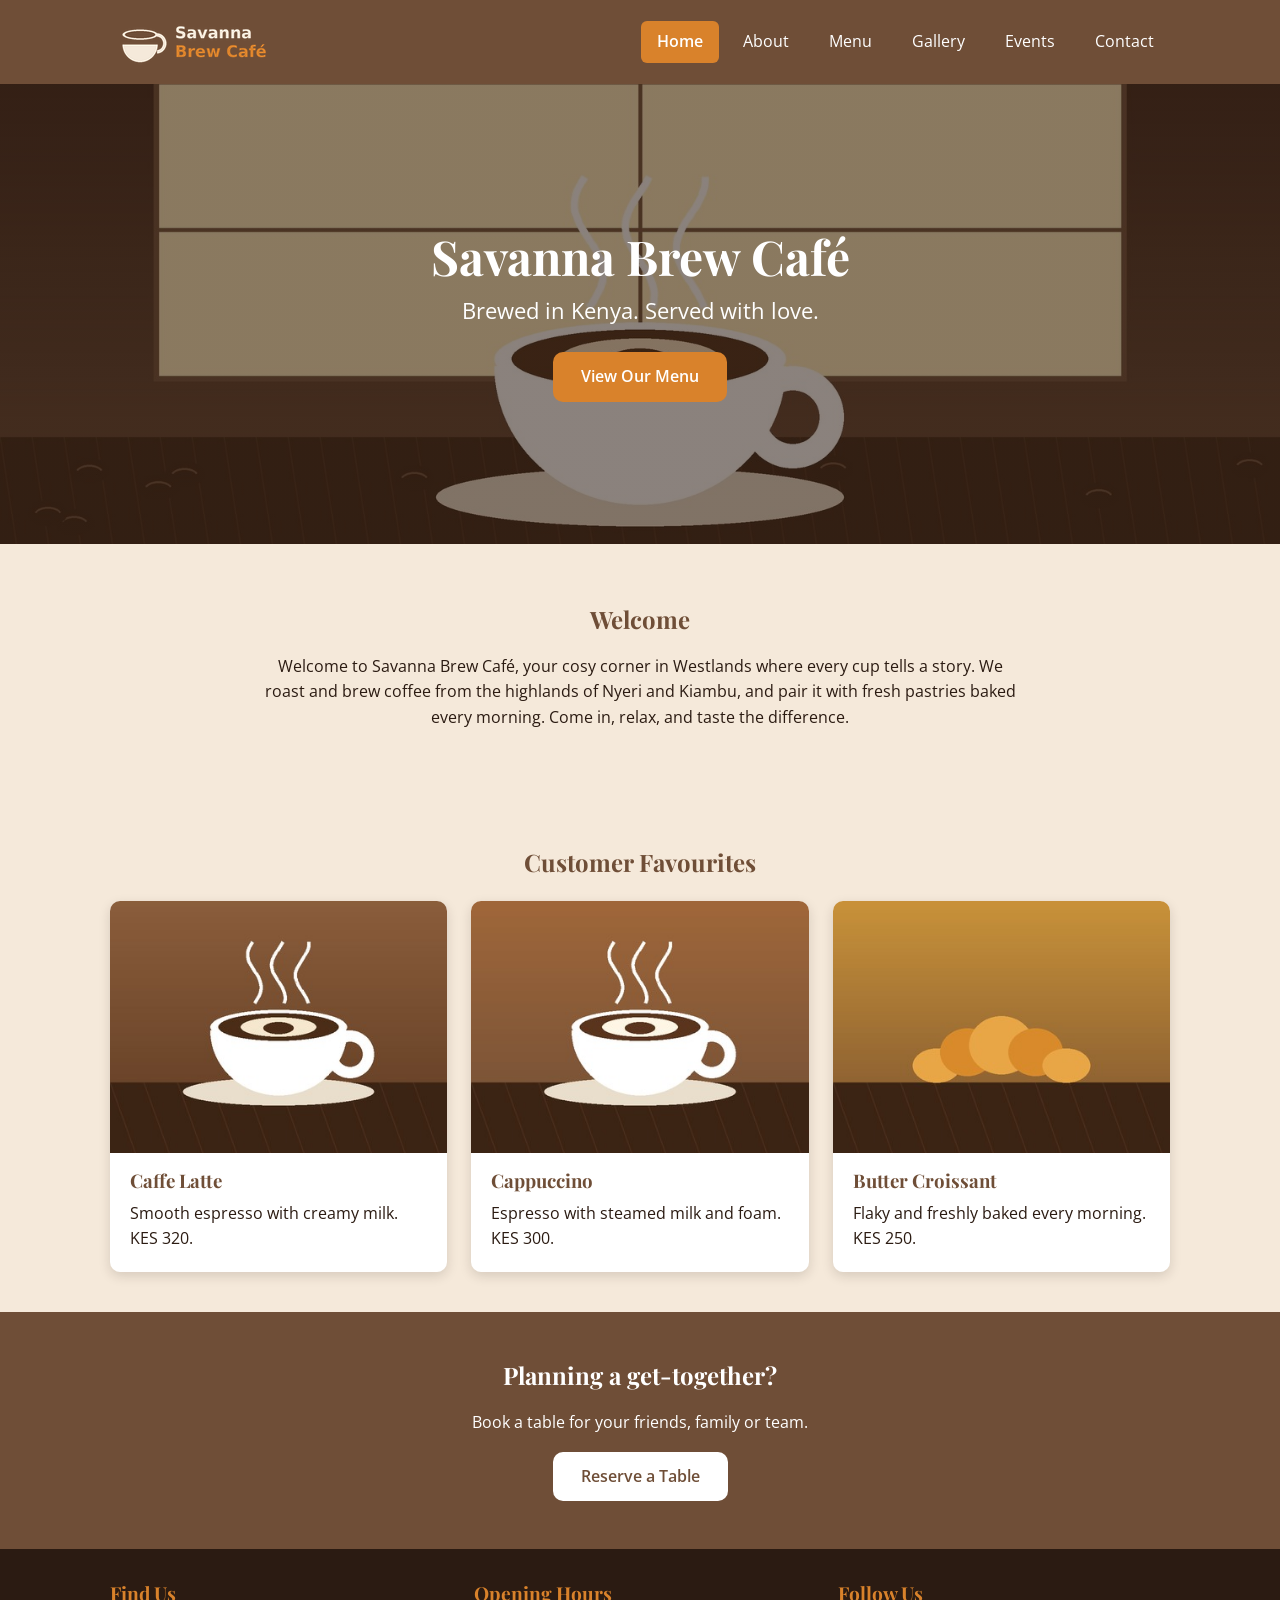
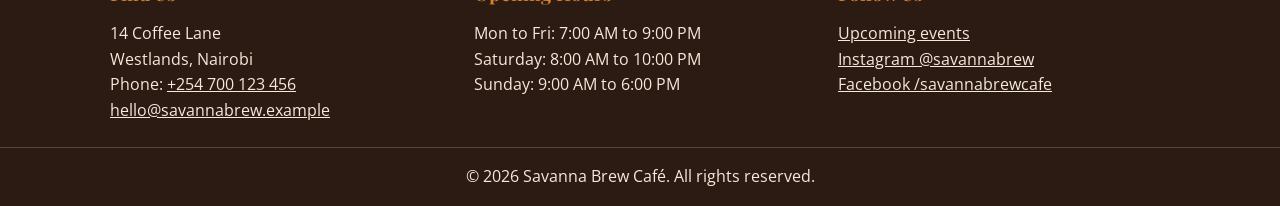
<file: savanna-brew/index.html>
<!DOCTYPE html>
<html lang="en">
<head>
  <meta charset="UTF-8">
  <meta name="viewport" content="width=device-width, initial-scale=1.0">
  <meta name="description" content="Savanna Brew Café, a Kenyan coffee shop in Westlands, Nairobi. Brewed in Kenya. Served with love.">
  <title>Home | Savanna Brew Café</title>
  <link rel="icon" href="data:image/svg+xml,%3Csvg xmlns='http://www.w3.org/2000/svg' viewBox='0 0 100 100'%3E%3Ctext y='.9em' font-size='90'%3E%E2%98%95%3C/text%3E%3C/svg%3E">
  <link rel="preconnect" href="https://fonts.googleapis.com">
  <link rel="preconnect" href="https://fonts.gstatic.com" crossorigin>
  <link href="https://fonts.googleapis.com/css2?family=Open+Sans:wght@400;600&family=Playfair+Display:wght@600;700&display=swap" rel="stylesheet">
  <link rel="stylesheet" href="css/style.css">
</head>
<body>

  <a href="#main" class="skip-link">Skip to main content</a>

  <header class="site-header">
    <div class="container header-inner">
      <a href="index.html" class="logo-link">
        <img src="images/logo.png" alt="Savanna Brew Café logo with a coffee cup icon" class="logo" width="200" height="60">
      </a>
      <nav aria-label="Main navigation">
        <ul class="nav-list">
          <li><a href="index.html" class="active" aria-current="page">Home</a></li>
          <li><a href="about.html">About</a></li>
          <li><a href="menu.html">Menu</a></li>
          <li><a href="gallery.html">Gallery</a></li>
          <li><a href="events.html">Events</a></li>
          <li><a href="contact.html">Contact</a></li>
        </ul>
      </nav>
    </div>
  </header>

  <main id="main">
    <section class="hero" aria-labelledby="hero-title">
      <div class="hero-content">
        <h1 id="hero-title">Savanna Brew Café</h1>
        <p class="tagline">Brewed in Kenya. Served with love.</p>
        <a href="menu.html" class="btn">View Our Menu</a>
      </div>
    </section>

    <section class="container section welcome">
      <h2>Welcome</h2>
      <p>Welcome to Savanna Brew Café, your cosy corner in Westlands where every cup tells a story. We roast and brew coffee from the highlands of Nyeri and Kiambu, and pair it with fresh pastries baked every morning. Come in, relax, and taste the difference.</p>
    </section>

    <section class="container section" aria-labelledby="favourites-title">
      <h2 id="favourites-title" class="center">Customer Favourites</h2>
      <div class="cards">
        <article class="card">
          <img src="images/latte.jpg" alt="A creamy caffe latte with latte art in a white cup" width="400" height="300">
          <div class="card-body">
            <h3>Caffe Latte</h3>
            <p>Smooth espresso with creamy milk. KES 320.</p>
          </div>
        </article>
        <article class="card">
          <img src="images/cappuccino.jpg" alt="A cappuccino topped with thick milk foam" width="400" height="300">
          <div class="card-body">
            <h3>Cappuccino</h3>
            <p>Espresso with steamed milk and foam. KES 300.</p>
          </div>
        </article>
        <article class="card">
          <img src="images/croissant.jpg" alt="A golden, flaky butter croissant on a plate" width="400" height="300">
          <div class="card-body">
            <h3>Butter Croissant</h3>
            <p>Flaky and freshly baked every morning. KES 250.</p>
          </div>
        </article>
      </div>
    </section>

    <section class="cta-band">
      <div class="container center">
        <h2>Planning a get-together?</h2>
        <p>Book a table for your friends, family or team.</p>
        <a href="contact.html" class="btn btn-light">Reserve a Table</a>
      </div>
    </section>
  </main>

  <footer class="site-footer">
    <div class="container footer-columns">
      <section>
        <h2>Find Us</h2>
        <address>
          14 Coffee Lane<br>
          Westlands, Nairobi<br>
          Phone: <a href="tel:+254700123456">+254 700 123 456</a><br>
          <a href="mailto:hello@savannabrew.example">hello@savannabrew.example</a>
        </address>
      </section>
      <section>
        <h2>Opening Hours</h2>
        <p>Mon to Fri: 7:00 AM to 9:00 PM<br>
           Saturday: 8:00 AM to 10:00 PM<br>
           Sunday: 9:00 AM to 6:00 PM</p>
      </section>
      <section>
        <h2>Follow Us</h2>
        <ul class="social-list">
          <li><a href="events.html">Upcoming events</a></li>
          <li><a href="https://www.instagram.com/" target="_blank" rel="noopener noreferrer">Instagram @savannabrew</a></li>
          <li><a href="https://www.facebook.com/" target="_blank" rel="noopener noreferrer">Facebook /savannabrewcafe</a></li>
        </ul>
      </section>
    </div>
    <p class="copyright">&copy; 2026 Savanna Brew Café. All rights reserved.</p>
  </footer>

</body>
</html>
</file>
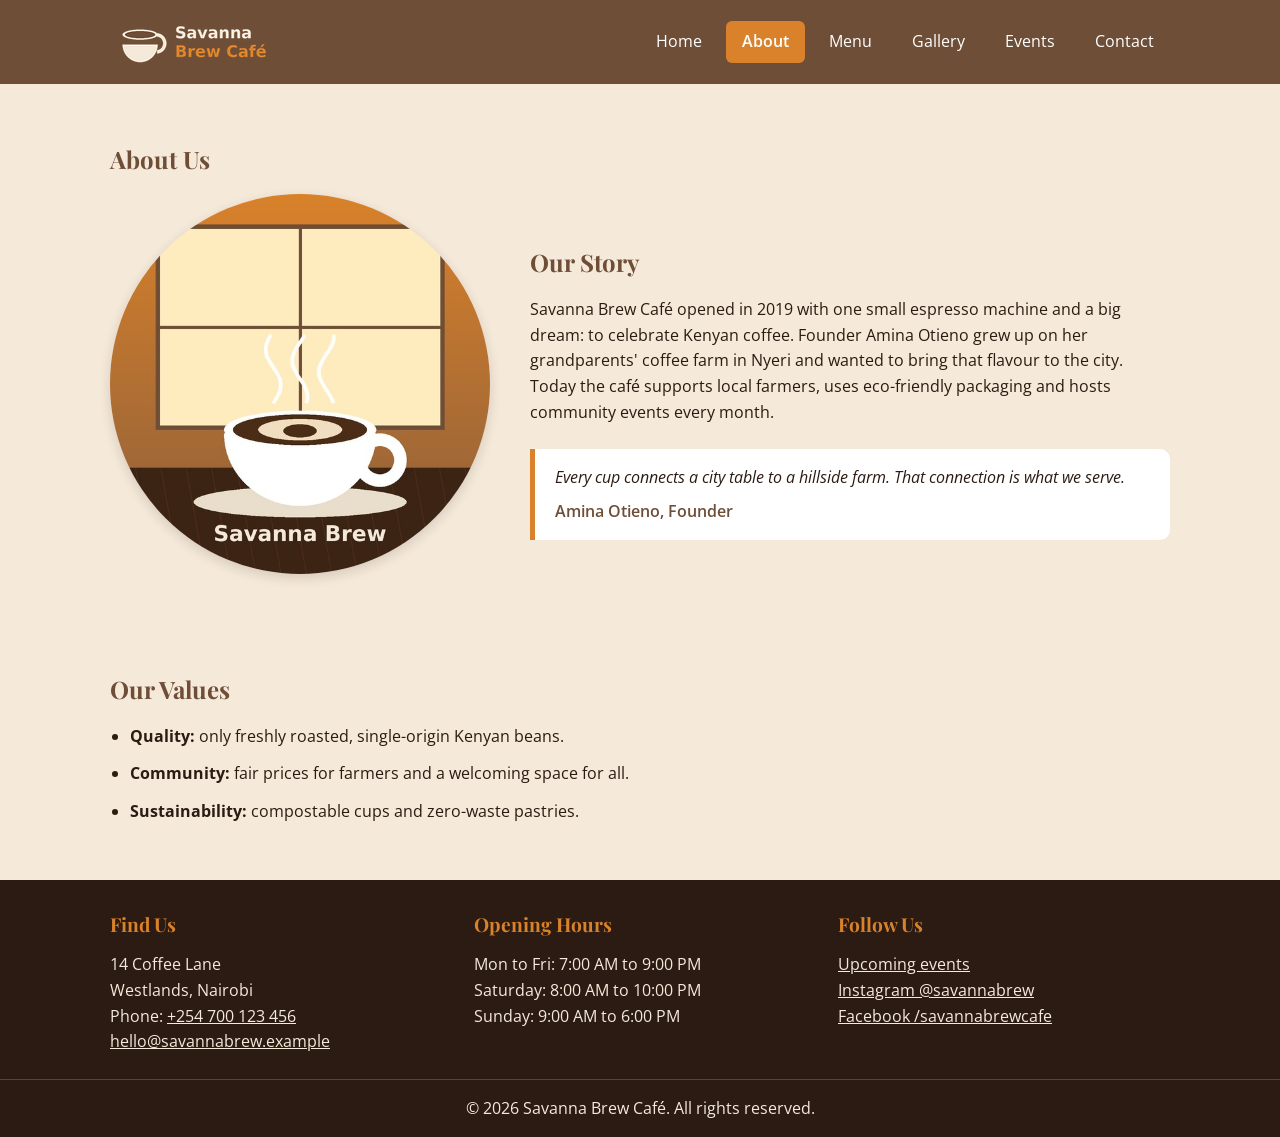
<file: savanna-brew/about.html>
<!DOCTYPE html>
<html lang="en">
<head>
  <meta charset="UTF-8">
  <meta name="viewport" content="width=device-width, initial-scale=1.0">
  <meta name="description" content="Savanna Brew Café, a Kenyan coffee shop in Westlands, Nairobi. Our story, owner and values.">
  <title>About Us | Savanna Brew Café</title>
  <link rel="icon" href="data:image/svg+xml,%3Csvg xmlns='http://www.w3.org/2000/svg' viewBox='0 0 100 100'%3E%3Ctext y='.9em' font-size='90'%3E%E2%98%95%3C/text%3E%3C/svg%3E">
  <link rel="preconnect" href="https://fonts.googleapis.com">
  <link rel="preconnect" href="https://fonts.gstatic.com" crossorigin>
  <link href="https://fonts.googleapis.com/css2?family=Open+Sans:wght@400;600&family=Playfair+Display:wght@600;700&display=swap" rel="stylesheet">
  <link rel="stylesheet" href="css/style.css">
</head>
<body>

  <a href="#main" class="skip-link">Skip to main content</a>

  <header class="site-header">
    <div class="container header-inner">
      <a href="index.html" class="logo-link">
        <img src="images/logo.png" alt="Savanna Brew Café logo with a coffee cup icon" class="logo" width="200" height="60">
      </a>
      <nav aria-label="Main navigation">
        <ul class="nav-list">
          <li><a href="index.html">Home</a></li>
          <li><a href="about.html" class="active" aria-current="page">About</a></li>
          <li><a href="menu.html">Menu</a></li>
          <li><a href="gallery.html">Gallery</a></li>
          <li><a href="events.html">Events</a></li>
          <li><a href="contact.html">Contact</a></li>
        </ul>
      </nav>
    </div>
  </header>

  <main id="main">
    <section class="container section">
      <h1>About Us</h1>
      <div class="two-col">
        <img src="images/about-owner.jpg" alt="Founder Amina Otieno smiling behind the café counter" class="round-img" width="600" height="600">
        <article>
          <h2>Our Story</h2>
          <p>Savanna Brew Café opened in 2019 with one small espresso machine and a big dream: to celebrate Kenyan coffee. Founder Amina Otieno grew up on her grandparents' coffee farm in Nyeri and wanted to bring that flavour to the city. Today the café supports local farmers, uses eco-friendly packaging and hosts community events every month.</p>
          <blockquote>
            Every cup connects a city table to a hillside farm. That connection is what we serve.
            <cite>Amina Otieno, Founder</cite>
          </blockquote>
        </article>
      </div>
    </section>

    <section class="container section" aria-labelledby="values-title">
      <h2 id="values-title">Our Values</h2>
      <ul class="values-list">
        <li><strong>Quality:</strong> only freshly roasted, single-origin Kenyan beans.</li>
        <li><strong>Community:</strong> fair prices for farmers and a welcoming space for all.</li>
        <li><strong>Sustainability:</strong> compostable cups and zero-waste pastries.</li>
      </ul>
    </section>
  </main>

  <footer class="site-footer">
    <div class="container footer-columns">
      <section>
        <h2>Find Us</h2>
        <address>
          14 Coffee Lane<br>
          Westlands, Nairobi<br>
          Phone: <a href="tel:+254700123456">+254 700 123 456</a><br>
          <a href="mailto:hello@savannabrew.example">hello@savannabrew.example</a>
        </address>
      </section>
      <section>
        <h2>Opening Hours</h2>
        <p>Mon to Fri: 7:00 AM to 9:00 PM<br>
           Saturday: 8:00 AM to 10:00 PM<br>
           Sunday: 9:00 AM to 6:00 PM</p>
      </section>
      <section>
        <h2>Follow Us</h2>
        <ul class="social-list">
          <li><a href="events.html">Upcoming events</a></li>
          <li><a href="https://www.instagram.com/" target="_blank" rel="noopener noreferrer">Instagram @savannabrew</a></li>
          <li><a href="https://www.facebook.com/" target="_blank" rel="noopener noreferrer">Facebook /savannabrewcafe</a></li>
        </ul>
      </section>
    </div>
    <p class="copyright">&copy; 2026 Savanna Brew Café. All rights reserved.</p>
  </footer>

</body>
</html>
</file>
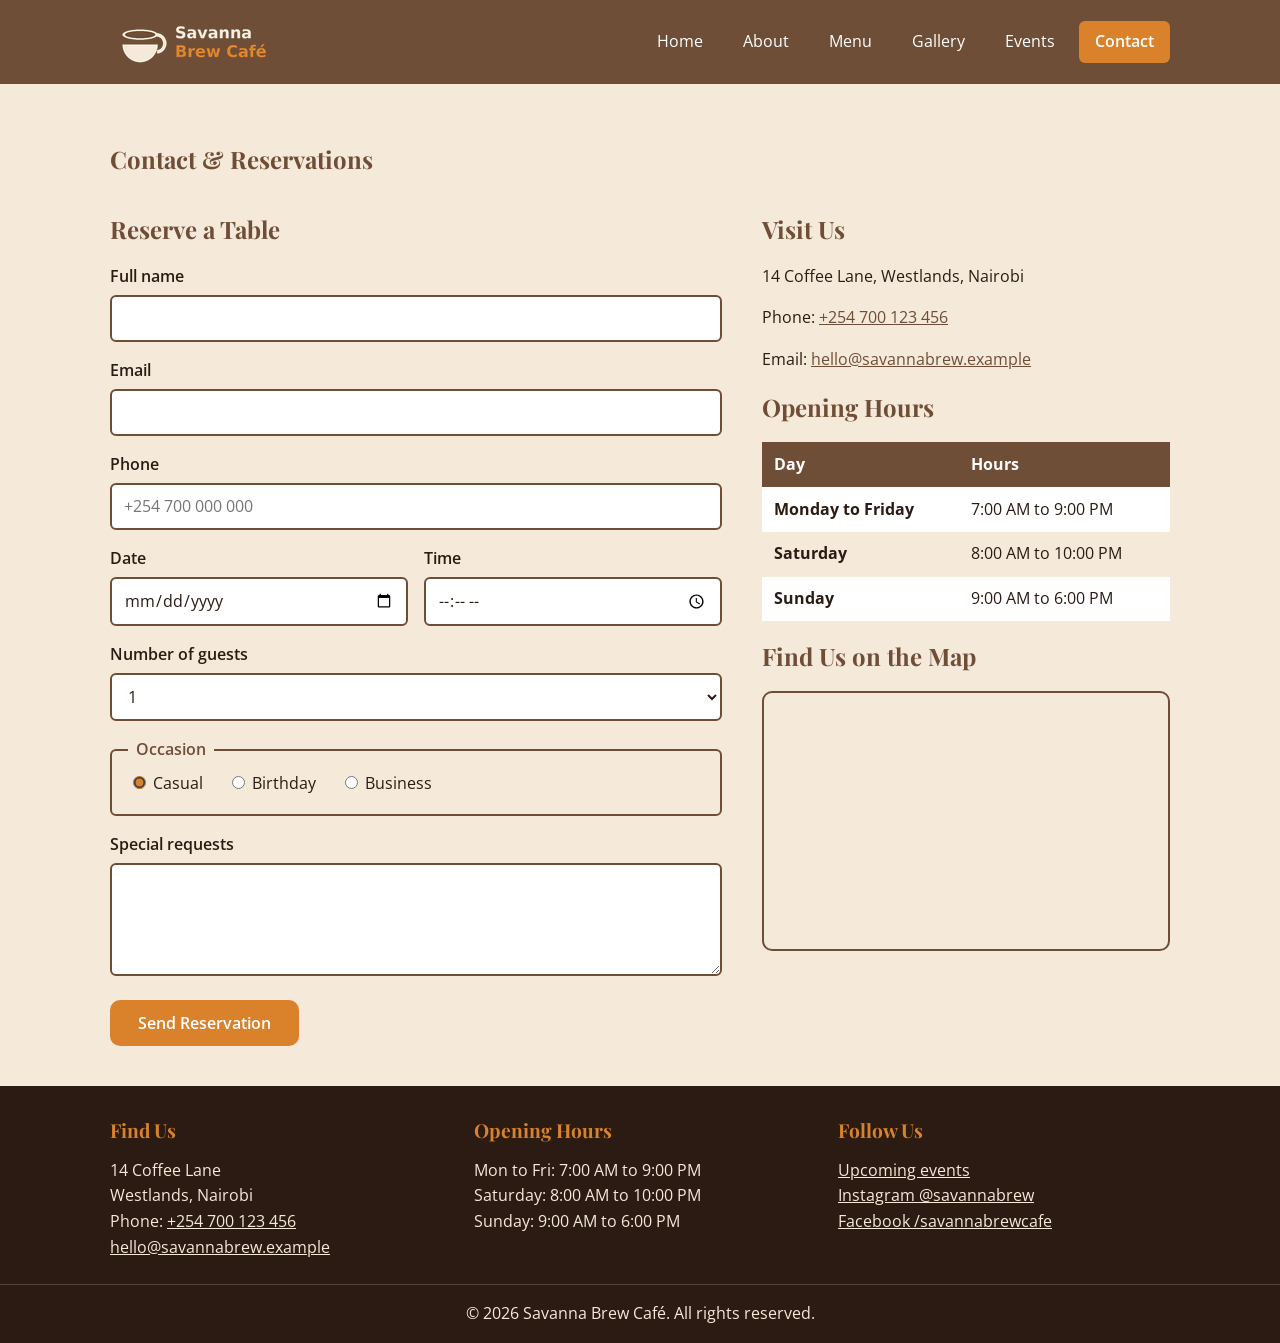
<file: savanna-brew/contact.html>
<!DOCTYPE html>
<html lang="en">
<head>
  <meta charset="UTF-8">
  <meta name="viewport" content="width=device-width, initial-scale=1.0">
  <meta name="description" content="Savanna Brew Café, a Kenyan coffee shop in Westlands, Nairobi. Book a table and find our opening hours.">
  <title>Contact & Reservations | Savanna Brew Café</title>
  <link rel="icon" href="data:image/svg+xml,%3Csvg xmlns='http://www.w3.org/2000/svg' viewBox='0 0 100 100'%3E%3Ctext y='.9em' font-size='90'%3E%E2%98%95%3C/text%3E%3C/svg%3E">
  <link rel="preconnect" href="https://fonts.googleapis.com">
  <link rel="preconnect" href="https://fonts.gstatic.com" crossorigin>
  <link href="https://fonts.googleapis.com/css2?family=Open+Sans:wght@400;600&family=Playfair+Display:wght@600;700&display=swap" rel="stylesheet">
  <link rel="stylesheet" href="css/style.css">
</head>
<body>

  <a href="#main" class="skip-link">Skip to main content</a>

  <header class="site-header">
    <div class="container header-inner">
      <a href="index.html" class="logo-link">
        <img src="images/logo.png" alt="Savanna Brew Café logo with a coffee cup icon" class="logo" width="200" height="60">
      </a>
      <nav aria-label="Main navigation">
        <ul class="nav-list">
          <li><a href="index.html">Home</a></li>
          <li><a href="about.html">About</a></li>
          <li><a href="menu.html">Menu</a></li>
          <li><a href="gallery.html">Gallery</a></li>
          <li><a href="events.html">Events</a></li>
          <li><a href="contact.html" class="active" aria-current="page">Contact</a></li>
        </ul>
      </nav>
    </div>
  </header>

  <main id="main">
    <section class="container section">
      <h1>Contact &amp; Reservations</h1>
      <div class="contact-layout">

        <div class="form-column">
          <h2>Reserve a Table</h2>
          <form action="#" method="post">
            <div class="form-group">
              <label for="name">Full name</label>
              <input type="text" id="name" name="name" required>
            </div>
            <div class="form-group">
              <label for="email">Email</label>
              <input type="email" id="email" name="email" required>
            </div>
            <div class="form-group">
              <label for="phone">Phone</label>
              <input type="tel" id="phone" name="phone" placeholder="+254 700 000 000">
            </div>
            <div class="form-row">
              <div class="form-group">
                <label for="date">Date</label>
                <input type="date" id="date" name="date" required>
              </div>
              <div class="form-group">
                <label for="time">Time</label>
                <input type="time" id="time" name="time" required>
              </div>
            </div>
            <div class="form-group">
              <label for="guests">Number of guests</label>
              <select id="guests" name="guests">
                <option>1</option><option>2</option><option>3</option><option>4</option><option>5</option>
                <option>6</option><option>7</option><option>8</option><option>9</option><option>10</option>
              </select>
            </div>
            <fieldset>
              <legend>Occasion</legend>
              <label class="radio-label" for="casual"><input type="radio" id="casual" name="occasion" value="casual" checked> Casual</label>
              <label class="radio-label" for="birthday"><input type="radio" id="birthday" name="occasion" value="birthday"> Birthday</label>
              <label class="radio-label" for="business"><input type="radio" id="business" name="occasion" value="business"> Business</label>
            </fieldset>
            <div class="form-group">
              <label for="requests">Special requests</label>
              <textarea id="requests" name="requests" rows="4"></textarea>
            </div>
            <button type="submit" class="btn">Send Reservation</button>
          </form>
        </div>

        <aside class="info-column">
          <h2>Visit Us</h2>
          <address>
            <p>14 Coffee Lane, Westlands, Nairobi</p>
            <p>Phone: <a href="tel:+254700123456">+254 700 123 456</a></p>
            <p>Email: <a href="mailto:hello@savannabrew.example">hello@savannabrew.example</a></p>
          </address>
          <h2>Opening Hours</h2>
          <div class="table-wrapper">
            <table class="menu-table hours-table">
              <thead>
                <tr><th scope="col">Day</th><th scope="col">Hours</th></tr>
              </thead>
              <tbody>
                <tr><th scope="row">Monday to Friday</th><td>7:00 AM to 9:00 PM</td></tr>
                <tr><th scope="row">Saturday</th><td>8:00 AM to 10:00 PM</td></tr>
                <tr><th scope="row">Sunday</th><td>9:00 AM to 6:00 PM</td></tr>
              </tbody>
            </table>
          </div>
          <h2>Find Us on the Map</h2>
          <iframe class="map" title="Map showing Westlands, Nairobi" loading="lazy"
            src="https://www.openstreetmap.org/export/embed.html?bbox=36.795%2C-1.275%2C36.82%2C-1.255&amp;layer=mapnik"></iframe>
        </aside>

      </div>
    </section>
  </main>

  <footer class="site-footer">
    <div class="container footer-columns">
      <section>
        <h2>Find Us</h2>
        <address>
          14 Coffee Lane<br>
          Westlands, Nairobi<br>
          Phone: <a href="tel:+254700123456">+254 700 123 456</a><br>
          <a href="mailto:hello@savannabrew.example">hello@savannabrew.example</a>
        </address>
      </section>
      <section>
        <h2>Opening Hours</h2>
        <p>Mon to Fri: 7:00 AM to 9:00 PM<br>
           Saturday: 8:00 AM to 10:00 PM<br>
           Sunday: 9:00 AM to 6:00 PM</p>
      </section>
      <section>
        <h2>Follow Us</h2>
        <ul class="social-list">
          <li><a href="events.html">Upcoming events</a></li>
          <li><a href="https://www.instagram.com/" target="_blank" rel="noopener noreferrer">Instagram @savannabrew</a></li>
          <li><a href="https://www.facebook.com/" target="_blank" rel="noopener noreferrer">Facebook /savannabrewcafe</a></li>
        </ul>
      </section>
    </div>
    <p class="copyright">&copy; 2026 Savanna Brew Café. All rights reserved.</p>
  </footer>

</body>
</html>
</file>
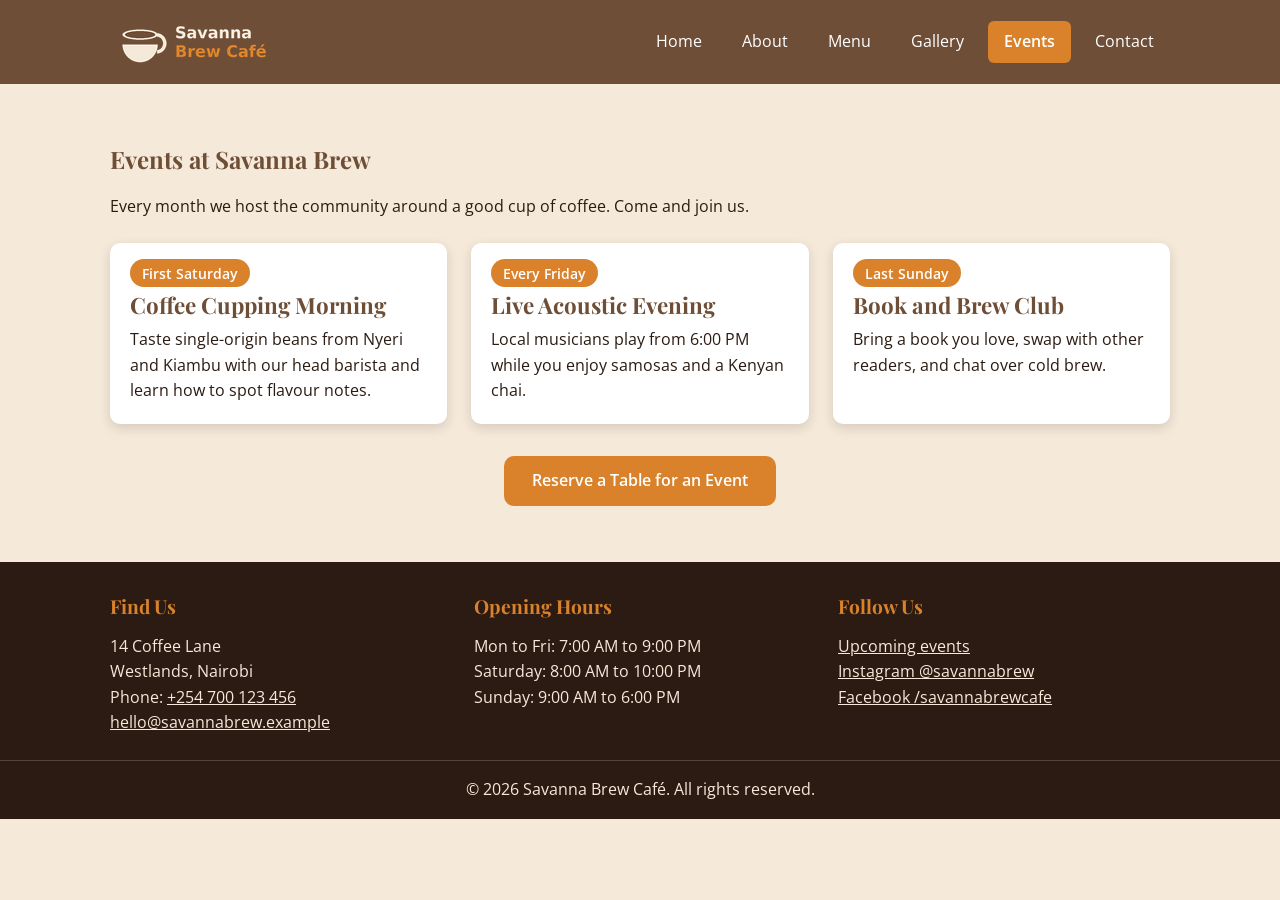
<file: savanna-brew/events.html>
<!DOCTYPE html>
<html lang="en">
<head>
  <meta charset="UTF-8">
  <meta name="viewport" content="width=device-width, initial-scale=1.0">
  <meta name="description" content="Savanna Brew Café, a Kenyan coffee shop in Westlands, Nairobi. Monthly community events and live music.">
  <title>Events | Savanna Brew Café</title>
  <link rel="icon" href="data:image/svg+xml,%3Csvg xmlns='http://www.w3.org/2000/svg' viewBox='0 0 100 100'%3E%3Ctext y='.9em' font-size='90'%3E%E2%98%95%3C/text%3E%3C/svg%3E">
  <link rel="preconnect" href="https://fonts.googleapis.com">
  <link rel="preconnect" href="https://fonts.gstatic.com" crossorigin>
  <link href="https://fonts.googleapis.com/css2?family=Open+Sans:wght@400;600&family=Playfair+Display:wght@600;700&display=swap" rel="stylesheet">
  <link rel="stylesheet" href="css/style.css">
</head>
<body>

  <a href="#main" class="skip-link">Skip to main content</a>

  <header class="site-header">
    <div class="container header-inner">
      <a href="index.html" class="logo-link">
        <img src="images/logo.png" alt="Savanna Brew Café logo with a coffee cup icon" class="logo" width="200" height="60">
      </a>
      <nav aria-label="Main navigation">
        <ul class="nav-list">
          <li><a href="index.html">Home</a></li>
          <li><a href="about.html">About</a></li>
          <li><a href="menu.html">Menu</a></li>
          <li><a href="gallery.html">Gallery</a></li>
          <li><a href="events.html" class="active" aria-current="page">Events</a></li>
          <li><a href="contact.html">Contact</a></li>
        </ul>
      </nav>
    </div>
  </header>

  <main id="main">
    <section class="container section">
      <h1>Events at Savanna Brew</h1>
      <p>Every month we host the community around a good cup of coffee. Come and join us.</p>
      <div class="cards events-cards">
        <article class="card">
          <div class="card-body">
            <p class="event-tag">First Saturday</p>
            <h2 class="h3">Coffee Cupping Morning</h2>
            <p>Taste single-origin beans from Nyeri and Kiambu with our head barista and learn how to spot flavour notes.</p>
          </div>
        </article>
        <article class="card">
          <div class="card-body">
            <p class="event-tag">Every Friday</p>
            <h2 class="h3">Live Acoustic Evening</h2>
            <p>Local musicians play from 6:00 PM while you enjoy samosas and a Kenyan chai.</p>
          </div>
        </article>
        <article class="card">
          <div class="card-body">
            <p class="event-tag">Last Sunday</p>
            <h2 class="h3">Book and Brew Club</h2>
            <p>Bring a book you love, swap with other readers, and chat over cold brew.</p>
          </div>
        </article>
      </div>
      <p class="center"><a href="contact.html" class="btn">Reserve a Table for an Event</a></p>
    </section>
  </main>

  <footer class="site-footer">
    <div class="container footer-columns">
      <section>
        <h2>Find Us</h2>
        <address>
          14 Coffee Lane<br>
          Westlands, Nairobi<br>
          Phone: <a href="tel:+254700123456">+254 700 123 456</a><br>
          <a href="mailto:hello@savannabrew.example">hello@savannabrew.example</a>
        </address>
      </section>
      <section>
        <h2>Opening Hours</h2>
        <p>Mon to Fri: 7:00 AM to 9:00 PM<br>
           Saturday: 8:00 AM to 10:00 PM<br>
           Sunday: 9:00 AM to 6:00 PM</p>
      </section>
      <section>
        <h2>Follow Us</h2>
        <ul class="social-list">
          <li><a href="events.html">Upcoming events</a></li>
          <li><a href="https://www.instagram.com/" target="_blank" rel="noopener noreferrer">Instagram @savannabrew</a></li>
          <li><a href="https://www.facebook.com/" target="_blank" rel="noopener noreferrer">Facebook /savannabrewcafe</a></li>
        </ul>
      </section>
    </div>
    <p class="copyright">&copy; 2026 Savanna Brew Café. All rights reserved.</p>
  </footer>

</body>
</html>
</file>
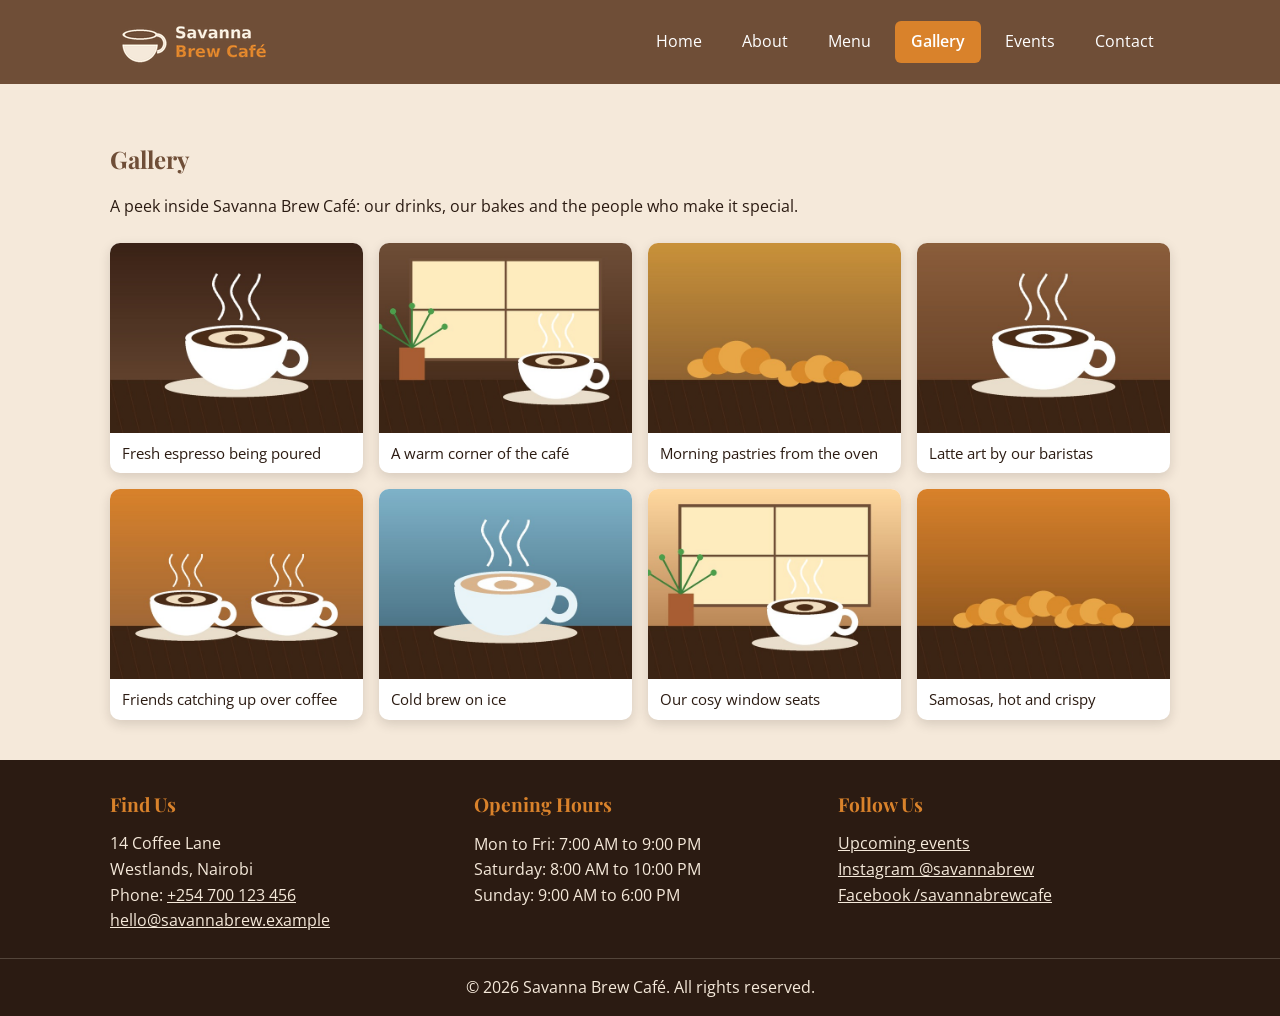
<file: savanna-brew/gallery.html>
<!DOCTYPE html>
<html lang="en">
<head>
  <meta charset="UTF-8">
  <meta name="viewport" content="width=device-width, initial-scale=1.0">
  <meta name="description" content="Savanna Brew Café, a Kenyan coffee shop in Westlands, Nairobi. Photos of our drinks, bakes and cafe.">
  <title>Gallery | Savanna Brew Café</title>
  <link rel="icon" href="data:image/svg+xml,%3Csvg xmlns='http://www.w3.org/2000/svg' viewBox='0 0 100 100'%3E%3Ctext y='.9em' font-size='90'%3E%E2%98%95%3C/text%3E%3C/svg%3E">
  <link rel="preconnect" href="https://fonts.googleapis.com">
  <link rel="preconnect" href="https://fonts.gstatic.com" crossorigin>
  <link href="https://fonts.googleapis.com/css2?family=Open+Sans:wght@400;600&family=Playfair+Display:wght@600;700&display=swap" rel="stylesheet">
  <link rel="stylesheet" href="css/style.css">
</head>
<body>

  <a href="#main" class="skip-link">Skip to main content</a>

  <header class="site-header">
    <div class="container header-inner">
      <a href="index.html" class="logo-link">
        <img src="images/logo.png" alt="Savanna Brew Café logo with a coffee cup icon" class="logo" width="200" height="60">
      </a>
      <nav aria-label="Main navigation">
        <ul class="nav-list">
          <li><a href="index.html">Home</a></li>
          <li><a href="about.html">About</a></li>
          <li><a href="menu.html">Menu</a></li>
          <li><a href="gallery.html" class="active" aria-current="page">Gallery</a></li>
          <li><a href="events.html">Events</a></li>
          <li><a href="contact.html">Contact</a></li>
        </ul>
      </nav>
    </div>
  </header>

  <main id="main">
    <section class="container section">
      <h1>Gallery</h1>
      <p>A peek inside Savanna Brew Café: our drinks, our bakes and the people who make it special.</p>
      <div class="gallery-grid">
        <figure>
          <img src="images/gallery-1.jpg" alt="Fresh espresso being poured" width="600" height="450">
          <figcaption>Fresh espresso being poured</figcaption>
        </figure>
        <figure>
          <img src="images/gallery-2.jpg" alt="A warm corner of the café" width="600" height="450">
          <figcaption>A warm corner of the café</figcaption>
        </figure>
        <figure>
          <img src="images/gallery-3.jpg" alt="Morning pastries from the oven" width="600" height="450">
          <figcaption>Morning pastries from the oven</figcaption>
        </figure>
        <figure>
          <img src="images/gallery-4.jpg" alt="Latte art by our baristas" width="600" height="450">
          <figcaption>Latte art by our baristas</figcaption>
        </figure>
        <figure>
          <img src="images/gallery-5.jpg" alt="Friends catching up over coffee" width="600" height="450">
          <figcaption>Friends catching up over coffee</figcaption>
        </figure>
        <figure>
          <img src="images/gallery-6.jpg" alt="Cold brew on ice" width="600" height="450">
          <figcaption>Cold brew on ice</figcaption>
        </figure>
        <figure>
          <img src="images/gallery-7.jpg" alt="Our cosy window seats" width="600" height="450">
          <figcaption>Our cosy window seats</figcaption>
        </figure>
        <figure>
          <img src="images/gallery-8.jpg" alt="Samosas, hot and crispy" width="600" height="450">
          <figcaption>Samosas, hot and crispy</figcaption>
        </figure>
      </div>
    </section>
  </main>

  <footer class="site-footer">
    <div class="container footer-columns">
      <section>
        <h2>Find Us</h2>
        <address>
          14 Coffee Lane<br>
          Westlands, Nairobi<br>
          Phone: <a href="tel:+254700123456">+254 700 123 456</a><br>
          <a href="mailto:hello@savannabrew.example">hello@savannabrew.example</a>
        </address>
      </section>
      <section>
        <h2>Opening Hours</h2>
        <p>Mon to Fri: 7:00 AM to 9:00 PM<br>
           Saturday: 8:00 AM to 10:00 PM<br>
           Sunday: 9:00 AM to 6:00 PM</p>
      </section>
      <section>
        <h2>Follow Us</h2>
        <ul class="social-list">
          <li><a href="events.html">Upcoming events</a></li>
          <li><a href="https://www.instagram.com/" target="_blank" rel="noopener noreferrer">Instagram @savannabrew</a></li>
          <li><a href="https://www.facebook.com/" target="_blank" rel="noopener noreferrer">Facebook /savannabrewcafe</a></li>
        </ul>
      </section>
    </div>
    <p class="copyright">&copy; 2026 Savanna Brew Café. All rights reserved.</p>
  </footer>

</body>
</html>
</file>
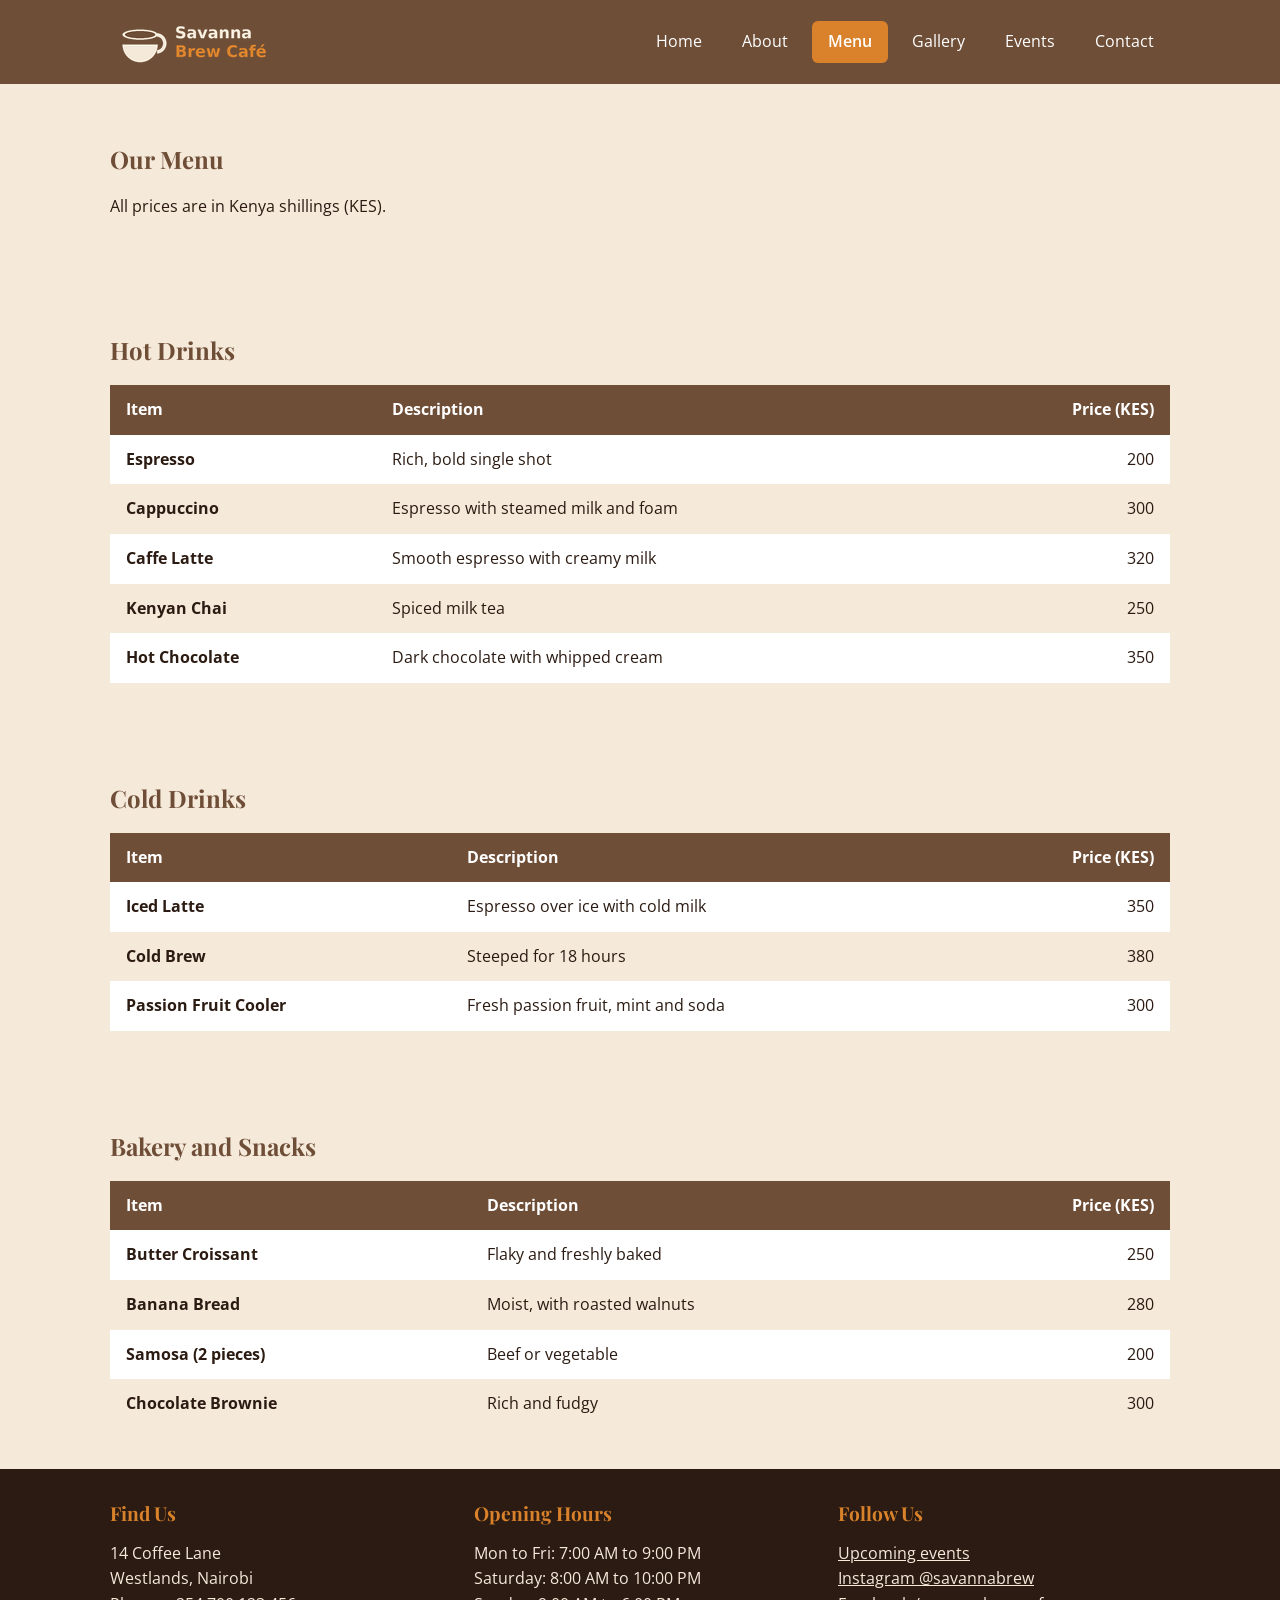
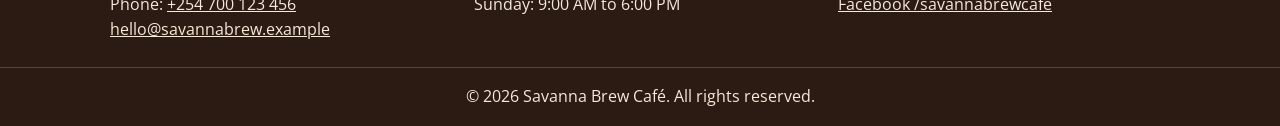
<file: savanna-brew/menu.html>
<!DOCTYPE html>
<html lang="en">
<head>
  <meta charset="UTF-8">
  <meta name="viewport" content="width=device-width, initial-scale=1.0">
  <meta name="description" content="Savanna Brew Café, a Kenyan coffee shop in Westlands, Nairobi. Hot drinks, cold drinks and bakery prices in KES.">
  <title>Menu | Savanna Brew Café</title>
  <link rel="icon" href="data:image/svg+xml,%3Csvg xmlns='http://www.w3.org/2000/svg' viewBox='0 0 100 100'%3E%3Ctext y='.9em' font-size='90'%3E%E2%98%95%3C/text%3E%3C/svg%3E">
  <link rel="preconnect" href="https://fonts.googleapis.com">
  <link rel="preconnect" href="https://fonts.gstatic.com" crossorigin>
  <link href="https://fonts.googleapis.com/css2?family=Open+Sans:wght@400;600&family=Playfair+Display:wght@600;700&display=swap" rel="stylesheet">
  <link rel="stylesheet" href="css/style.css">
</head>
<body>

  <a href="#main" class="skip-link">Skip to main content</a>

  <header class="site-header">
    <div class="container header-inner">
      <a href="index.html" class="logo-link">
        <img src="images/logo.png" alt="Savanna Brew Café logo with a coffee cup icon" class="logo" width="200" height="60">
      </a>
      <nav aria-label="Main navigation">
        <ul class="nav-list">
          <li><a href="index.html">Home</a></li>
          <li><a href="about.html">About</a></li>
          <li><a href="menu.html" class="active" aria-current="page">Menu</a></li>
          <li><a href="gallery.html">Gallery</a></li>
          <li><a href="events.html">Events</a></li>
          <li><a href="contact.html">Contact</a></li>
        </ul>
      </nav>
    </div>
  </header>

  <main id="main">
    <section class="container section page-intro">
      <h1>Our Menu</h1>
      <p>All prices are in Kenya shillings (KES).</p>
    </section>
    <section class="container section" aria-labelledby="hot-title">
      <h2 id="hot-title">Hot Drinks</h2>
      <div class="table-wrapper">
        <table class="menu-table">
          <thead>
            <tr><th scope="col">Item</th><th scope="col">Description</th><th scope="col" class="price">Price (KES)</th></tr>
          </thead>
          <tbody>
            <tr><th scope="row">Espresso</th><td>Rich, bold single shot</td><td class="price">200</td></tr>
            <tr><th scope="row">Cappuccino</th><td>Espresso with steamed milk and foam</td><td class="price">300</td></tr>
            <tr><th scope="row">Caffe Latte</th><td>Smooth espresso with creamy milk</td><td class="price">320</td></tr>
            <tr><th scope="row">Kenyan Chai</th><td>Spiced milk tea</td><td class="price">250</td></tr>
            <tr><th scope="row">Hot Chocolate</th><td>Dark chocolate with whipped cream</td><td class="price">350</td></tr>
          </tbody>
        </table>
      </div>
    </section>
    <section class="container section" aria-labelledby="cold-title">
      <h2 id="cold-title">Cold Drinks</h2>
      <div class="table-wrapper">
        <table class="menu-table">
          <thead>
            <tr><th scope="col">Item</th><th scope="col">Description</th><th scope="col" class="price">Price (KES)</th></tr>
          </thead>
          <tbody>
            <tr><th scope="row">Iced Latte</th><td>Espresso over ice with cold milk</td><td class="price">350</td></tr>
            <tr><th scope="row">Cold Brew</th><td>Steeped for 18 hours</td><td class="price">380</td></tr>
            <tr><th scope="row">Passion Fruit Cooler</th><td>Fresh passion fruit, mint and soda</td><td class="price">300</td></tr>
          </tbody>
        </table>
      </div>
    </section>
    <section class="container section" aria-labelledby="bakery-title">
      <h2 id="bakery-title">Bakery and Snacks</h2>
      <div class="table-wrapper">
        <table class="menu-table">
          <thead>
            <tr><th scope="col">Item</th><th scope="col">Description</th><th scope="col" class="price">Price (KES)</th></tr>
          </thead>
          <tbody>
            <tr><th scope="row">Butter Croissant</th><td>Flaky and freshly baked</td><td class="price">250</td></tr>
            <tr><th scope="row">Banana Bread</th><td>Moist, with roasted walnuts</td><td class="price">280</td></tr>
            <tr><th scope="row">Samosa (2 pieces)</th><td>Beef or vegetable</td><td class="price">200</td></tr>
            <tr><th scope="row">Chocolate Brownie</th><td>Rich and fudgy</td><td class="price">300</td></tr>
          </tbody>
        </table>
      </div>
    </section>
  </main>

  <footer class="site-footer">
    <div class="container footer-columns">
      <section>
        <h2>Find Us</h2>
        <address>
          14 Coffee Lane<br>
          Westlands, Nairobi<br>
          Phone: <a href="tel:+254700123456">+254 700 123 456</a><br>
          <a href="mailto:hello@savannabrew.example">hello@savannabrew.example</a>
        </address>
      </section>
      <section>
        <h2>Opening Hours</h2>
        <p>Mon to Fri: 7:00 AM to 9:00 PM<br>
           Saturday: 8:00 AM to 10:00 PM<br>
           Sunday: 9:00 AM to 6:00 PM</p>
      </section>
      <section>
        <h2>Follow Us</h2>
        <ul class="social-list">
          <li><a href="events.html">Upcoming events</a></li>
          <li><a href="https://www.instagram.com/" target="_blank" rel="noopener noreferrer">Instagram @savannabrew</a></li>
          <li><a href="https://www.facebook.com/" target="_blank" rel="noopener noreferrer">Facebook /savannabrewcafe</a></li>
        </ul>
      </section>
    </div>
    <p class="copyright">&copy; 2026 Savanna Brew Café. All rights reserved.</p>
  </footer>

</body>
</html>
</file>
<file: savanna-brew/css/style.css>
/* =====================================================
   Savanna Brew Café - Main Stylesheet
   Sections:
   1. Variables   2. Base/Reset   3. Layout helpers
   4. Header & Nav   5. Buttons   6. Home   7. About
   8. Menu tables   9. Gallery   10. Contact form
   11. Footer   12. Animation   13. Dark mode
   14. Responsive (max-width: 768px)
   ===================================================== */

/* ---------- 1. VARIABLES (brand palette) ---------- */
:root {
  --brown: #6F4E37;
  --cream: #F5E9DA;
  --orange: #D9822B;
  --dark: #2B1B12;
  --white: #FFFFFF;
  --font-heading: "Playfair Display", Georgia, serif;
  --font-body: "Open Sans", Arial, sans-serif;
  --radius: 10px;
  --shadow: 0 4px 12px rgba(43, 27, 18, 0.15);
}

/* ---------- 2. BASE / RESET ---------- */
*, *::before, *::after { box-sizing: border-box; }

body {
  margin: 0;
  font-family: var(--font-body);
  font-size: 1rem;          /* 16px */
  line-height: 1.6;         /* at least 1.5 */
  color: var(--dark);
  background-color: var(--cream);
}

img { max-width: 100%; height: auto; display: block; }

h1, h2, h3 {
  font-family: var(--font-heading);
  color: var(--brown);
  line-height: 1.25;
}

a { color: var(--brown); transition: color 0.3s ease; }
a:hover, a:focus { color: var(--orange); }
a:focus-visible, button:focus-visible { outline: 3px solid var(--orange); outline-offset: 2px; }

/* ---------- 3. LAYOUT HELPERS ---------- */
.container { width: 100%; max-width: 1100px; margin: 0 auto; padding: 0 1.25rem; }
.section { padding-top: 2.5rem; padding-bottom: 2.5rem; }
.center { text-align: center; }

/* ---------- 4. HEADER & NAVIGATION ---------- */
.site-header { background-color: var(--brown); }

/* Flexbox: logo left, nav right */
.header-inner {
  display: flex;
  justify-content: space-between;
  align-items: center;
  padding-top: 0.75rem;
  padding-bottom: 0.75rem;
}
.logo { width: 200px; height: auto; }

.nav-list {
  display: flex;
  gap: 0.5rem;
  list-style: none;
  margin: 0;
  padding: 0;
}
.nav-list a {
  display: block;
  padding: 0.5rem 1rem;
  color: var(--white);
  text-decoration: none;
  border-radius: 6px;
  transition: background-color 0.3s ease, color 0.3s ease;
}
.nav-list a:hover,
.nav-list a:focus { background-color: var(--orange); color: var(--white); }
/* Highlight for the current page */
.nav-list a.active { background-color: var(--orange); color: var(--white); font-weight: 600; }

/* ---------- 5. BUTTONS ---------- */
.btn {
  display: inline-block;
  padding: 0.75rem 1.75rem;
  background-color: var(--orange);
  color: var(--white);
  border: none;
  border-radius: var(--radius);
  font-family: var(--font-body);
  font-size: 1rem;
  font-weight: 600;
  text-decoration: none;
  cursor: pointer;
  transition: background-color 0.3s ease, transform 0.3s ease;
}
.btn:hover, .btn:focus { background-color: var(--brown); color: var(--white); transform: translateY(-2px); }
.btn-light { background-color: var(--white); color: var(--brown); }
.btn-light:hover, .btn-light:focus { background-color: var(--dark); color: var(--white); }

/* ---------- 6. HOME ---------- */
.hero {
  min-height: 460px;
  display: flex;
  align-items: center;
  justify-content: center;
  text-align: center;
  background: linear-gradient(rgba(43,27,18,0.55), rgba(43,27,18,0.55)), url("../images/hero.jpg") center / cover no-repeat;
  color: var(--white);
  padding: 2rem 1.25rem;
}
.hero h1 { color: var(--white); font-size: 3rem; margin: 0 0 0.5rem; }
.tagline { font-size: 1.35rem; margin: 0 0 1.5rem; }
.hero-content { animation: fadeUp 1.2s ease both; }

.welcome { max-width: 800px; text-align: center; }

/* Flexbox: three equal-width cards */
.cards { display: flex; gap: 1.5rem; margin-top: 1.5rem; }
.card {
  flex: 1;
  background-color: var(--white);
  border-radius: var(--radius);
  overflow: hidden;
  box-shadow: var(--shadow);
  transition: transform 0.3s ease, box-shadow 0.3s ease;
}
.card:hover { transform: translateY(-8px); box-shadow: 0 12px 24px rgba(43,27,18,0.25); }
.card img { width: 100%; aspect-ratio: 4 / 3; object-fit: cover; }
.card-body { padding: 1rem 1.25rem 1.25rem; }
.card-body h3 { margin: 0 0 0.5rem; }
.card-body p { margin: 0; }

.cta-band { background-color: var(--brown); color: var(--white); padding: 3rem 0; }
.cta-band h2 { color: var(--white); margin-top: 0; }

/* ---------- 7. ABOUT ---------- */
.two-col { display: flex; gap: 2.5rem; align-items: center; }
.two-col > img, .two-col > article { flex: 1; }
.round-img {
  border-radius: 50%;        /* rounded owner image */
  max-width: 380px;
  aspect-ratio: 1 / 1;
  object-fit: cover;
  box-shadow: var(--shadow);
}
blockquote {
  margin: 1.5rem 0 0;
  padding: 1rem 1.25rem;
  border-left: 5px solid var(--orange);
  background-color: var(--white);
  font-style: italic;
  border-radius: 0 var(--radius) var(--radius) 0;
}
blockquote cite { display: block; margin-top: 0.5rem; font-style: normal; font-weight: 600; color: var(--brown); }

.values-list { padding-left: 1.25rem; }
.values-list li { margin-bottom: 0.75rem; }

/* ---------- 8. MENU TABLES ---------- */
.table-wrapper { overflow-x: auto; }   /* horizontal scroll on small screens */
.menu-table {
  width: 100%;
  border-collapse: collapse;
  background-color: var(--white);
  box-shadow: var(--shadow);
}
.menu-table th, .menu-table td { padding: 0.75rem 1rem; text-align: left; }
.menu-table thead th { background-color: var(--brown); color: var(--white); }
.menu-table tbody tr:nth-child(even) { background-color: var(--cream); }   /* zebra stripes */
.menu-table tbody tr { transition: background-color 0.3s ease; }
.menu-table tbody tr:hover { background-color: #EBCFA8; }                  /* row hover */
.menu-table .price { text-align: right; white-space: nowrap; }

/* ---------- 9. GALLERY ---------- */
/* CSS Grid: 4 columns on desktop, 2 on tablet, 1 on mobile */
.gallery-grid {
  display: grid;
  grid-template-columns: repeat(4, 1fr);
  gap: 1rem;
  margin-top: 1.5rem;
}
.gallery-grid figure {
  margin: 0;
  overflow: hidden;
  background-color: var(--white);
  border-radius: var(--radius);
  box-shadow: var(--shadow);
}
.gallery-grid img {
  width: 100%;
  aspect-ratio: 4 / 3;
  object-fit: cover;          /* fill cell with no distortion */
  transition: transform 0.4s ease;
}
.gallery-grid figure:hover img { transform: scale(1.1); }   /* zoom on hover */
.gallery-grid figcaption { padding: 0.5rem 0.75rem; font-size: 0.95rem; }

/* ---------- 10. CONTACT FORM ---------- */
.contact-layout { display: flex; gap: 2.5rem; align-items: flex-start; }
.form-column { flex: 3; }
.info-column { flex: 2; }

.form-group { margin-bottom: 1rem; }
.form-row { display: flex; gap: 1rem; }
.form-row .form-group { flex: 1; }

label { display: block; margin-bottom: 0.35rem; font-weight: 600; }
input[type="text"], input[type="email"], input[type="tel"],
input[type="date"], input[type="time"], select, textarea {
  width: 100%;
  padding: 0.65rem 0.75rem;
  border: 2px solid var(--brown);
  border-radius: 6px;
  font-family: var(--font-body);
  font-size: 1rem;
  background-color: var(--white);
  color: var(--dark);
}
input:focus, select:focus, textarea:focus {
  outline: 3px solid var(--orange);
  outline-offset: 1px;
  border-color: var(--orange);
}
fieldset { border: 2px solid var(--brown); border-radius: 6px; margin: 0 0 1rem; padding: 0.5rem 1rem 0.75rem; }
legend { font-weight: 600; padding: 0 0.5rem; color: var(--brown); }
.radio-label { display: inline-block; margin-right: 1.25rem; font-weight: 400; }
.radio-label input { accent-color: var(--orange); }
address { font-style: normal; }

/* ---------- 11. FOOTER ---------- */
.site-footer { background-color: var(--dark); color: var(--cream); padding-top: 2rem; }
.site-footer h2 { color: var(--orange); font-size: 1.2rem; margin-top: 0; }
.site-footer a { color: var(--cream); }
.site-footer a:hover, .site-footer a:focus { color: var(--orange); }
.footer-columns { display: flex; gap: 2rem; }
.footer-columns section { flex: 1; }
.social-list { list-style: none; padding: 0; margin: 0; }
.copyright { text-align: center; margin: 1.5rem 0 0; padding: 1rem; border-top: 1px solid rgba(245,233,218,0.2); }

/* ---------- 12. ANIMATION (bonus) ---------- */
@keyframes fadeUp {
  from { opacity: 0; transform: translateY(20px); }
  to   { opacity: 1; transform: translateY(0); }
}

/* ---------- 13. DARK MODE (bonus) ---------- */
@media (prefers-color-scheme: dark) {
  body { background-color: #1B110B; color: var(--cream); }
  h1, h2, h3 { color: var(--orange); }
  a { color: var(--orange); }
  .card, .menu-table, blockquote, .gallery-grid figure { background-color: #2B1B12; color: var(--cream); }
  .menu-table tbody tr:nth-child(even) { background-color: #3A271B; }
  .menu-table tbody tr:hover { background-color: #4A3324; }
  .site-header .nav-list a, .hero h1, .cta-band h2 { color: var(--white); }
  blockquote cite { color: var(--orange); }
}

/* ---------- 14. RESPONSIVE ---------- */
/* Tablet: gallery drops to 2 columns */
@media (max-width: 1024px) {
  .gallery-grid { grid-template-columns: repeat(2, 1fr); }
}

/* Phone and small tablet */
@media (max-width: 768px) {
  .header-inner { flex-direction: column; align-items: flex-start; gap: 0.5rem; }
  .nav-list { flex-direction: column; width: 100%; gap: 0.25rem; }   /* links stack under logo */
  .hero h1 { font-size: 2.25rem; }
  .hero { min-height: 360px; }
  .cards, .two-col, .footer-columns { flex-direction: column; }
  .round-img { margin: 0 auto; max-width: 280px; }
  .contact-layout { flex-direction: column; }   /* form stays first in the HTML */
  .form-row { flex-direction: column; gap: 0; }
  .gallery-grid { grid-template-columns: 1fr; }
}

/* ---------- 15. EXTRAS (accessibility, events, map) ---------- */
/* Skip link: visible only when focused with the keyboard */
.skip-link {
  position: absolute;
  left: -999px;
  top: 0;
  background: var(--orange);
  color: var(--white);
  padding: 0.5rem 1rem;
  z-index: 100;
}
.skip-link:focus { left: 0; color: var(--white); }

.page-intro p { margin-top: 0; }
.h3 { font-size: 1.4rem; margin: 0.25rem 0 0.5rem; }
.event-tag {
  display: inline-block;
  margin: 0;
  padding: 0.15rem 0.75rem;
  background-color: var(--orange);
  color: var(--white);
  border-radius: 999px;
  font-size: 0.9rem;
  font-weight: 600;
}
.events-cards { margin-bottom: 2rem; }
.map { width: 100%; height: 260px; border: 2px solid var(--brown); border-radius: var(--radius); }
.hours-table th, .hours-table td { padding: 0.6rem 0.75rem; }

/* Respect users who prefer less motion */
@media (prefers-reduced-motion: reduce) {
  * { animation: none !important; transition: none !important; }
}

@media (max-width: 768px) {
  .events-cards { flex-direction: column; }
}
</file>
